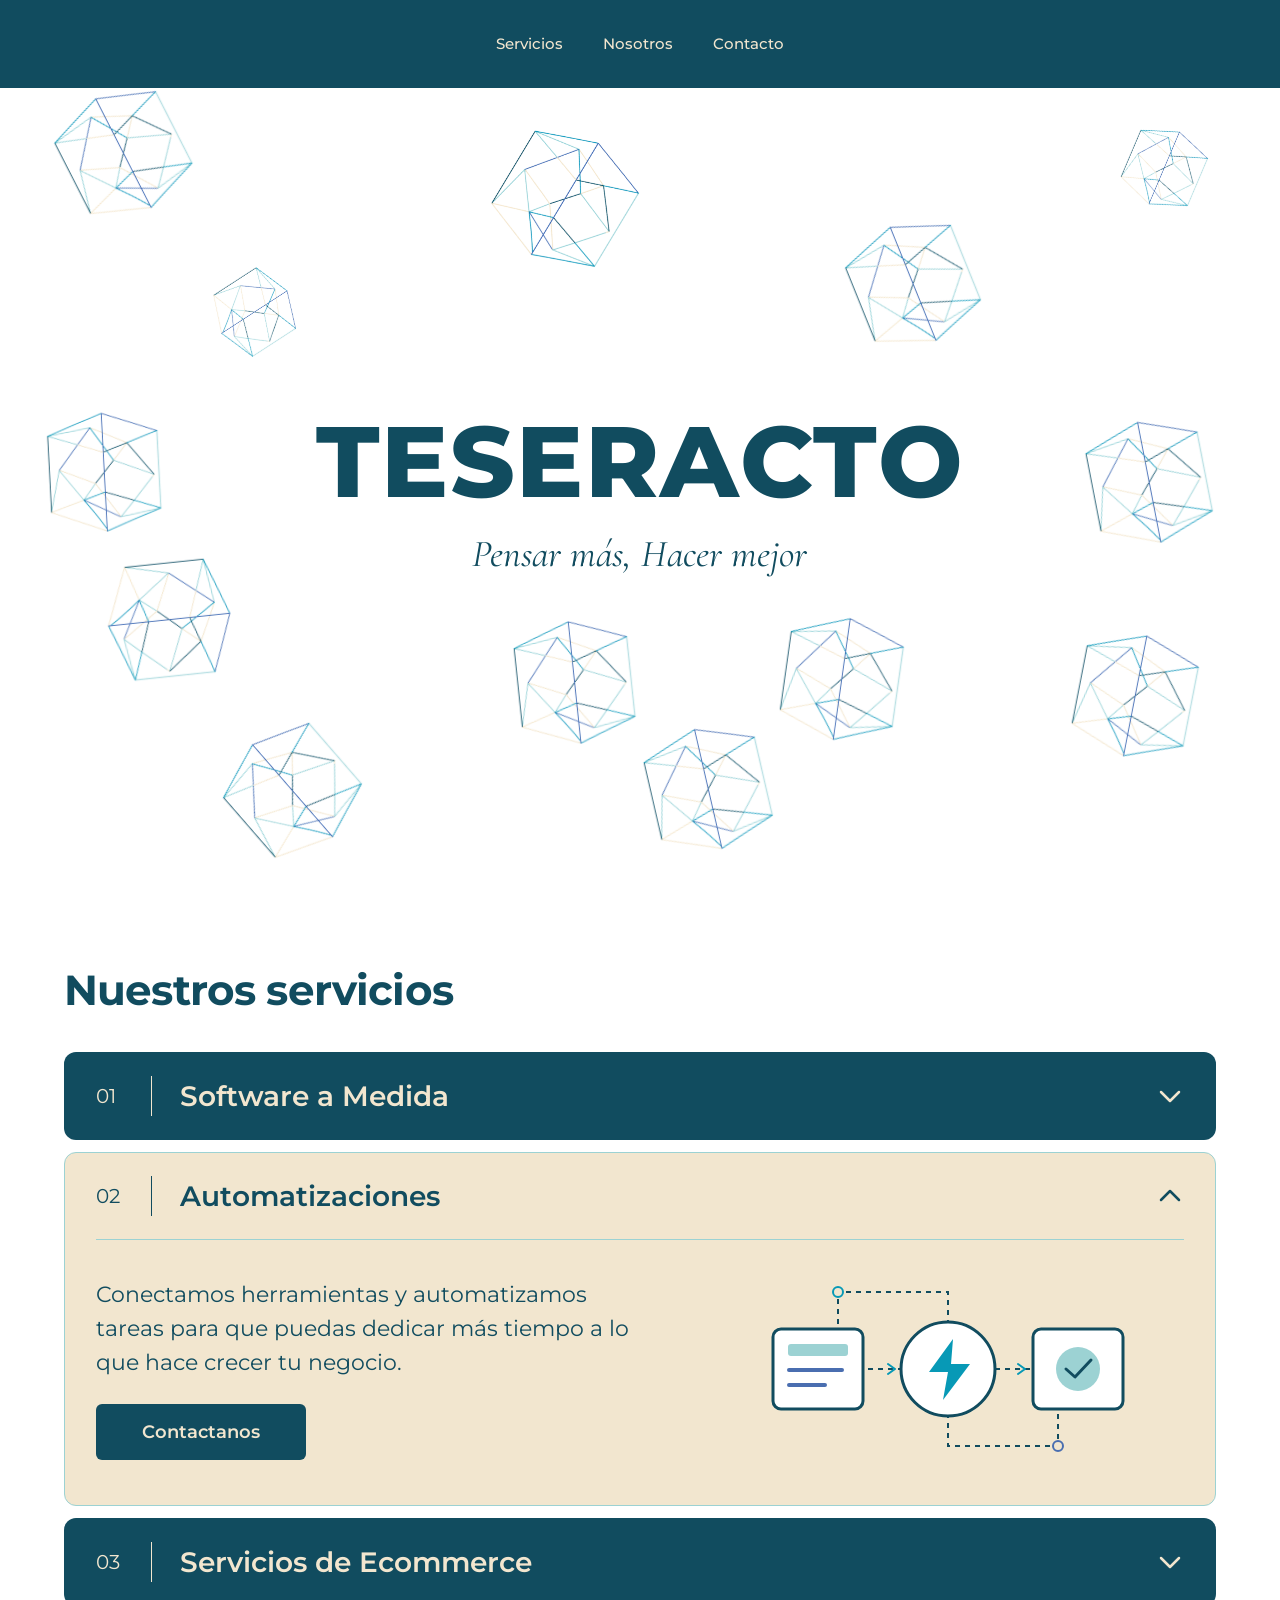
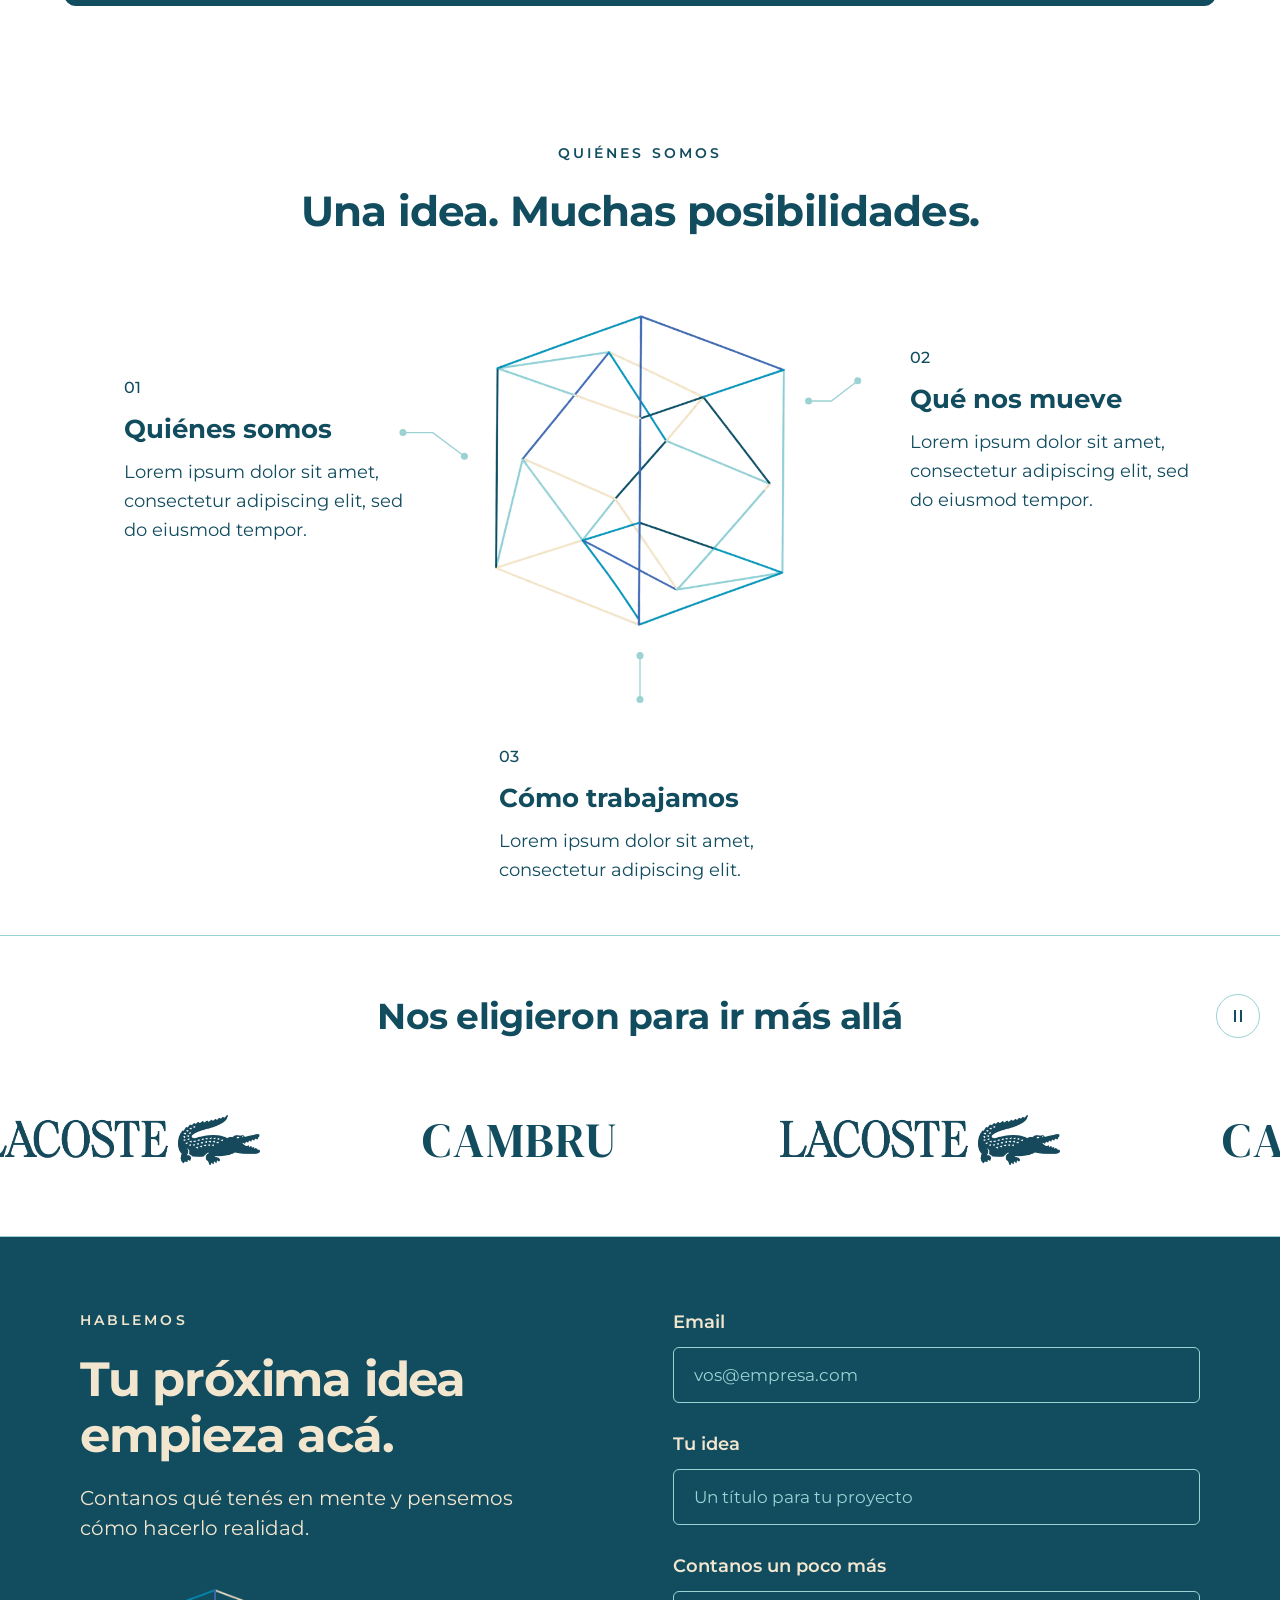
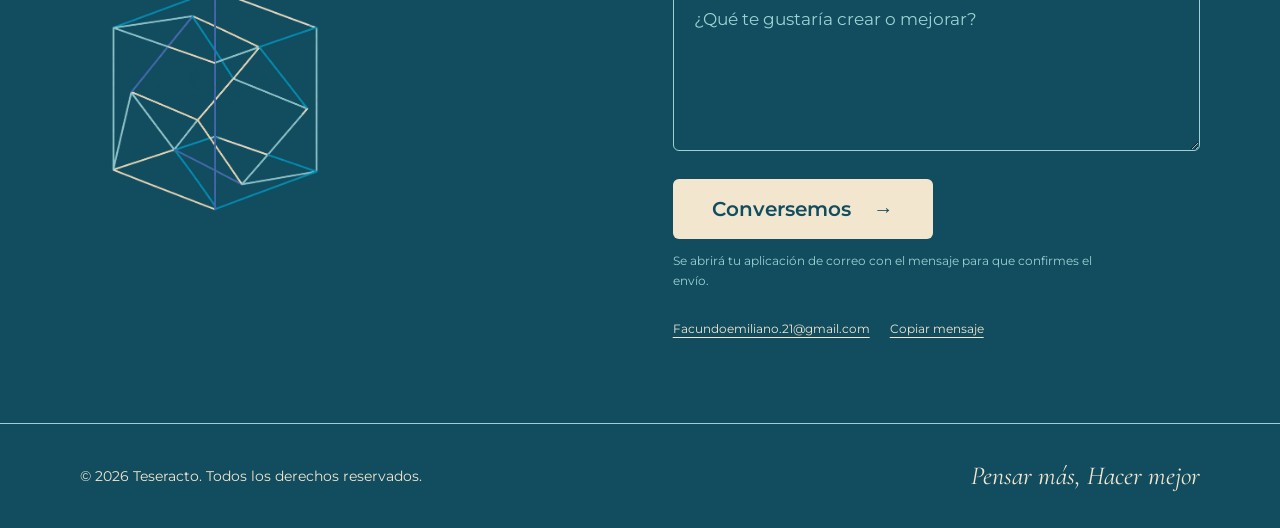
<file: index.html>
<!doctype html>
<html lang="es-AR">
	<head>
		<meta charset="UTF-8" />
		<meta name="viewport" content="width=device-width, initial-scale=1" />
		<meta name="theme-color" content="#114C5F" />
		<meta
			name="description"
			content="Software a medida, automatizaciones y ecommerce. En Teseracto pensamos con vos cómo hacer realidad tu próxima idea."
		/>
		<title>Teseracto — Pensar más, Hacer mejor</title>
		<link
			rel="stylesheet"
			href="https://cdnjs.cloudflare.com/ajax/libs/animate.css/4.1.1/animate.min.css"
		/>
		<link
			rel="icon"
			type="image/png"
			href="./assets/branding/teseracto-logo-v3.png"
		/>
		<link rel="stylesheet" href="./assets/fonts/fonts.css" />
		<link rel="stylesheet" href="./src/style.css" />
		<script type="module" src="./src/main.js"></script>
	</head>
	<body>
		<a class="skip-link" href="#contenido">Saltar al contenido</a>
		<header class="site-header" id="inicio">
			<nav class="navigation page-width" aria-label="Navegación principal">
				<a class="nav-brand" href="#inicio" aria-label="Teseracto, inicio"
					>TESERACTO</a
				>
				<button
					class="menu-toggle"
					type="button"
					aria-expanded="false"
					aria-controls="nav-links"
					aria-label="Abrir menú"
					hidden
				>
					<svg
						width="24"
						height="24"
						viewBox="0 0 24 24"
						fill="none"
						aria-hidden="true"
					>
						<path
							d="M3 6H21M3 12H21M3 18H21"
							stroke="currentColor"
							stroke-width="1.7"
							stroke-linecap="round"
						/>
					</svg>
					<svg
						class="menu-close-icon"
						width="24"
						height="24"
						viewBox="0 0 24 24"
						fill="none"
						aria-hidden="true"
					>
						<path
							d="M5 5L19 19M19 5L5 19"
							stroke="currentColor"
							stroke-width="1.7"
							stroke-linecap="round"
						/>
					</svg>
				</button>
				<ul class="nav-links" id="nav-links">
					<li><a href="#servicios">Servicios</a></li>
					<li><a href="#nosotros">Nosotros</a></li>
					<li><a href="#contacto">Contacto</a></li>
				</ul>
			</nav>
		</header>
		<main id="contenido" tabindex="-1">
			<section class="hero page-width" aria-labelledby="hero-title">
				<div class="hero-shapes" aria-hidden="true">
					<img
						class="hero-cube c1 animate__animated animate__fadeIn"
						src="./assets/branding/teseracto-logo-v3.png"
						width="1280"
						height="1280"
						alt=""
						data-depth="0.6"
					/>
					<img
						class="hero-cube c2 animate__animated animate__fadeIn"
						src="./assets/branding/teseracto-logo-v3.png"
						width="1280"
						height="1280"
						alt=""
						data-depth="-0.4"
					/>
					<img
						class="hero-cube c3 animate__animated animate__fadeIn"
						src="./assets/branding/teseracto-logo-v3.png"
						width="1280"
						height="1280"
						alt=""
						data-depth="0.8"
					/>
					<img
						class="hero-cube c4 animate__animated animate__fadeIn"
						src="./assets/branding/teseracto-logo-v3.png"
						width="1280"
						height="1280"
						alt=""
						data-depth="-0.6"
					/>
					<img
						class="hero-cube c5 animate__animated animate__fadeIn"
						src="./assets/branding/teseracto-logo-v3.png"
						width="1280"
						height="1280"
						alt=""
						data-depth="0.5"
					/>
					<img
						class="hero-cube c6 animate__animated animate__fadeIn"
						src="./assets/branding/teseracto-logo-v3.png"
						width="1280"
						height="1280"
						alt=""
						data-depth="-0.8"
					/>
					<img
						class="hero-cube c7 animate__animated animate__fadeIn"
						src="./assets/branding/teseracto-logo-v3.png"
						width="1280"
						height="1280"
						alt=""
						data-depth="0.4"
					/>
					<img
						class="hero-cube c8 animate__animated animate__fadeIn"
						src="./assets/branding/teseracto-logo-v3.png"
						width="1280"
						height="1280"
						alt=""
						data-depth="-0.4"
					/>
					<img
						class="hero-cube c9 animate__animated animate__fadeIn"
						src="./assets/branding/teseracto-logo-v3.png"
						width="1280"
						height="1280"
						alt=""
						data-depth="0.8"
					/>
					<img
						class="hero-cube c10 animate__animated animate__fadeIn"
						src="./assets/branding/teseracto-logo-v3.png"
						width="1280"
						height="1280"
						alt=""
						data-depth="-0.5"
					/>
					<img
						class="hero-cube c11 animate__animated animate__fadeIn"
						src="./assets/branding/teseracto-logo-v3.png"
						width="1280"
						height="1280"
						alt=""
						data-depth="0.7"
					/>
					<img
						class="hero-cube c12 animate__animated animate__fadeIn"
						src="./assets/branding/teseracto-logo-v3.png"
						width="1280"
						height="1280"
						alt=""
						data-depth="-0.6"
					/>
					<img
						class="hero-cube c13 animate__animated animate__fadeIn"
						src="./assets/branding/teseracto-logo-v3.png"
						width="1280"
						height="1280"
						alt=""
						data-depth="0.3"
					/>
				</div>
				<div class="hero-identity">
					<h1 id="hero-title" class="animate__animated animate__fadeInDown">TESERACTO</h1>
					<p class="animate__animated animate__fadeInUp motto">Pensar más, Hacer mejor</p>
				</div>
			</section>
			<section
				class="services page-width section-gutter"
				id="servicios"
				aria-labelledby="services-title"
				tabindex="-1"
			>
				<h2 id="services-title">Nuestros servicios</h2>
				<div class="accordion">
					<details class="service" name="servicios" id="software">
						<summary id="software-heading" aria-controls="software-panel">
							<span class="service-number">01</span
							><span class="service-label">Software a Medida</span
							><svg
								class="chevron"
								width="28"
								height="28"
								viewBox="0 0 28 28"
								fill="none"
								aria-hidden="true"
							>
								<path
									d="M5 10L14 19L23 10"
									stroke="currentColor"
									stroke-width="2.5"
									stroke-linecap="round"
									stroke-linejoin="round"
								/>
							</svg>
						</summary>
						<div
							class="service-panel"
							id="software-panel"
							role="region"
							aria-labelledby="software-heading"
						>
							<div class="service-content">
								<p>
									Desarrollamos soluciones digitales adaptadas a tu negocio,
									para simplificar procesos y acompañar tu crecimiento.
								</p>
								<a class="button" href="#contacto">Contactanos</a>
							</div>
							<img
								class="service-art"
								src="./assets/illustrations/software.svg"
								width="420"
								height="210"
								loading="lazy"
								alt=""
								aria-hidden="true"
							/>
						</div>
					</details>
					<details class="service" name="servicios" id="automatizaciones">
						<summary id="automation-heading" aria-controls="automation-panel">
							<span class="service-number">02</span
							><span class="service-label">Automatizaciones</span
							><svg
								class="chevron"
								width="28"
								height="28"
								viewBox="0 0 28 28"
								fill="none"
								aria-hidden="true"
							>
								<path
									d="M5 10L14 19L23 10"
									stroke="currentColor"
									stroke-width="2.5"
									stroke-linecap="round"
									stroke-linejoin="round"
								/>
							</svg>
						</summary>
						<div
							class="service-panel"
							id="automation-panel"
							role="region"
							aria-labelledby="automation-heading"
						>
							<div class="service-content">
								<p>
									Conectamos herramientas y automatizamos tareas para que puedas
									dedicar más tiempo a lo que hace crecer tu negocio.
								</p>
								<a class="button" href="#contacto">Contactanos</a>
							</div>
							<img
								class="service-art"
								src="./assets/illustrations/automation.svg"
								width="420"
								height="210"
								loading="lazy"
								alt=""
								aria-hidden="true"
							/>
						</div>
					</details>
					<details class="service" name="servicios" id="ecommerce">
						<summary id="ecommerce-heading" aria-controls="ecommerce-panel">
							<span class="service-number">03</span
							><span class="service-label">Servicios de Ecommerce</span
							><svg
								class="chevron"
								width="28"
								height="28"
								viewBox="0 0 28 28"
								fill="none"
								aria-hidden="true"
							>
								<path
									d="M5 10L14 19L23 10"
									stroke="currentColor"
									stroke-width="2.5"
									stroke-linecap="round"
									stroke-linejoin="round"
								/>
							</svg>
						</summary>
						<div
							class="service-panel"
							id="ecommerce-panel"
							role="region"
							aria-labelledby="ecommerce-heading"
						>
							<div class="service-content">
								<p>
									Creamos y mejoramos tu tienda online para que comprar sea
									simple y vender sea parte de tu crecimiento.
								</p>
								<a class="button" href="#contacto">Contactanos</a>
							</div>
							<img
								class="service-art"
								src="./assets/illustrations/ecommerce.svg"
								width="420"
								height="210"
								loading="lazy"
								alt=""
								aria-hidden="true"
							/>
						</div>
					</details>
				</div>
			</section>
			<section
				class="about page-width section-gutter"
				id="nosotros"
				aria-labelledby="about-title"
				tabindex="-1"
			>
				<p class="eyebrow">QUIÉNES SOMOS</p>
				<h2 id="about-title">Una idea. Muchas posibilidades.</h2>
				<div class="about-diagram">
					<img
						class="about-cube"
						src="./assets/branding/teseracto-logo-v3.png"
						width="1280"
						height="1280"
						alt=""
						loading="lazy"
						aria-hidden="true"
					/>
					<div class="stories">
						<article class="story story-one">
							<span class="story-number">01</span>
							<h3>Quiénes somos</h3>
							<p>
								Lorem ipsum dolor sit amet, consectetur adipiscing elit, sed do
								eiusmod tempor.
							</p>
						</article>
						<article class="story story-two">
							<span class="story-number">02</span>
							<h3>Qué nos mueve</h3>
							<p>
								Lorem ipsum dolor sit amet, consectetur adipiscing elit, sed do
								eiusmod tempor.
							</p>
						</article>
						<article class="story story-three">
							<span class="story-number">03</span>
							<h3>Cómo trabajamos</h3>
							<p>Lorem ipsum dolor sit amet, consectetur adipiscing elit.</p>
						</article>
					</div>
					<svg
						class="about-connections"
						viewBox="0 0 1312 610"
						fill="none"
						aria-hidden="true"
					>
						<path
							d="M386 136H420L456 163M848 100H874L904 77M656 390V440"
							stroke="#9CD2D3"
							stroke-width="1.5"
						/>
						<g fill="#9CD2D3">
							<circle cx="386" cy="136" r="4" />
							<circle cx="456" cy="163" r="4" />
							<circle cx="848" cy="100" r="4" />
							<circle cx="904" cy="77" r="4" />
							<circle cx="656" cy="390" r="4" />
							<circle cx="656" cy="440" r="4" />
						</g>
					</svg>
				</div>
			</section>
			<section class="brands" aria-labelledby="brands-title">
				<div class="page-width brands-inner">
					<h2 id="brands-title">Nos eligieron para ir más allá</h2>
					<button
						class="marquee-toggle"
						type="button"
						aria-label="Pausar movimiento de las marcas"
						aria-pressed="false"
						hidden
					>
						<svg
							width="18"
							height="18"
							viewBox="0 0 18 18"
							fill="none"
							aria-hidden="true"
						>
							<path
								class="pause-symbol"
								d="M6 3V15M12 3V15"
								stroke="currentColor"
								stroke-width="2"
							/>
							<path
								class="play-symbol"
								d="M5 3L14 9L5 15Z"
								fill="currentColor"
							/>
						</svg>
					</button>
					<div class="brand-window">
						<div class="brand-track">
							<div class="brand-group">
								<span class="brand-slot"
									><img
										class="lacoste"
										src="./assets/branding/lacoste-original.png"
										width="300"
										height="80"
										alt="Lacoste"
										loading="lazy" /></span
								><span class="brand-slot cambru">CAMBRU</span
								><span class="brand-slot" aria-hidden="true"
									><img
										class="lacoste"
										src="./assets/branding/lacoste-original.png"
										width="300"
										height="80"
										alt=""
										loading="lazy" /></span
								><span class="brand-slot cambru" aria-hidden="true"
									>CAMBRU</span
								>
							</div>
							<div class="brand-group" aria-hidden="true">
								<span class="brand-slot"
									><img
										class="lacoste"
										src="./assets/branding/lacoste-original.png"
										width="300"
										height="80"
										alt=""
										loading="lazy" /></span
								><span class="brand-slot cambru">CAMBRU</span
								><span class="brand-slot"
									><img
										class="lacoste"
										src="./assets/branding/lacoste-original.png"
										width="300"
										height="80"
										alt=""
										loading="lazy" /></span
								><span class="brand-slot cambru">CAMBRU</span>
							</div>
						</div>
					</div>
				</div>
			</section>
			<section
				class="contact"
				id="contacto"
				aria-labelledby="contact-title"
				tabindex="-1"
			>
				<div class="contact-inner page-width">
					<div class="contact-intro">
						<p class="eyebrow">HABLEMOS</p>
						<h2 id="contact-title">Tu próxima idea<br />empieza acá.</h2>
						<p class="contact-description">
							Contanos qué tenés en mente y pensemos cómo hacerlo realidad.
						</p>
						<img
							class="contact-cube"
							src="./assets/branding/teseracto-logo-dark-background-v1.png"
							width="1280"
							height="1280"
							loading="lazy"
							alt=""
							aria-hidden="true"
						/>
					</div>
					<form id="contact-form" aria-describedby="contact-help">
						<div class="form-field">
							<label for="email">Email</label
							><input
								id="email"
								name="email"
								type="email"
								autocomplete="email"
								placeholder="vos@empresa.com"
								required
								maxlength="254"
								aria-describedby="email-error"
							/>
							<p class="field-error" id="email-error" hidden></p>
						</div>
						<div class="form-field">
							<label for="idea">Tu idea</label
							><input
								id="idea"
								name="idea"
								type="text"
								placeholder="Un título para tu proyecto"
								required
								maxlength="120"
								aria-describedby="idea-error"
							/>
							<p class="field-error" id="idea-error" hidden></p>
						</div>
						<div class="form-field">
							<label for="message">Contanos un poco más</label
							><textarea
								id="message"
								name="message"
								placeholder="¿Qué te gustaría crear o mejorar?"
								required
								maxlength="1500"
								rows="5"
								aria-describedby="message-error"
							></textarea>
							<p class="field-error" id="message-error" hidden></p>
						</div>
						<div class="form-actions">
							<button class="button contact-submit" type="submit" disabled>
								Conversemos <span aria-hidden="true">→</span>
							</button>
							<p class="form-help" id="contact-help">
								Se abrirá tu aplicación de correo con el mensaje para que
								confirmes el envío.
							</p>
						</div>
						<p
							class="form-status"
							id="form-status"
							role="status"
							aria-live="polite"
							aria-atomic="true"
						></p>
						<div class="contact-alternative">
							<a href="mailto:Facundoemiliano.21@gmail.com"
								>Facundoemiliano.21@gmail.com</a
							><button
								id="copy-message"
								class="text-button"
								type="button"
								hidden
							>
								Copiar mensaje
							</button>
						</div>
						<noscript
							><p>
								Para escribirnos, usá el enlace de correo de arriba. El
								formulario necesita JavaScript.
							</p></noscript
						>
					</form>
				</div>
			</section>
		</main>
		<footer class="site-footer">
			<div class="footer-inner page-width">
				<p class="copyright">
					© <span id="year">2026</span> Teseracto.
					<span>Todos los derechos reservados.</span>
				</p>
				<p class="motto">Pensar más, Hacer mejor</p>
			</div>
		</footer>
	</body>
</html>
</file>
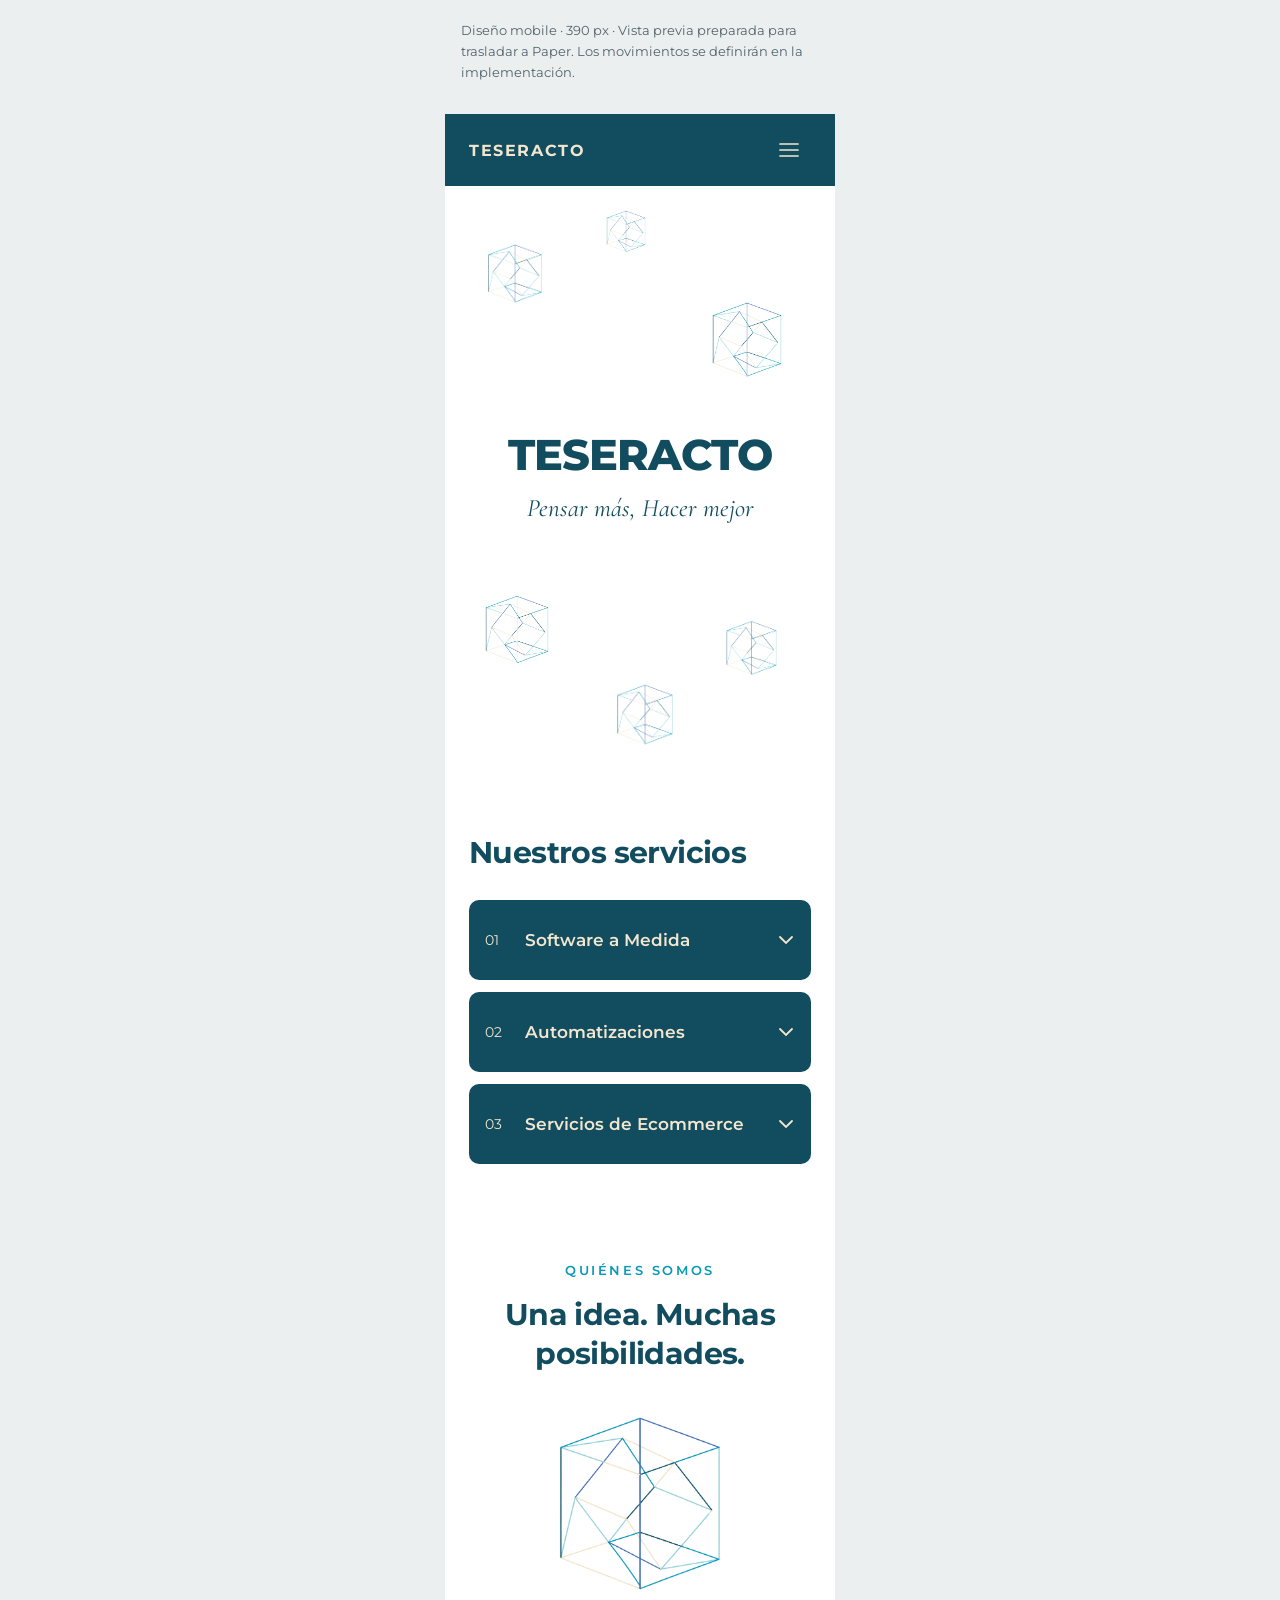
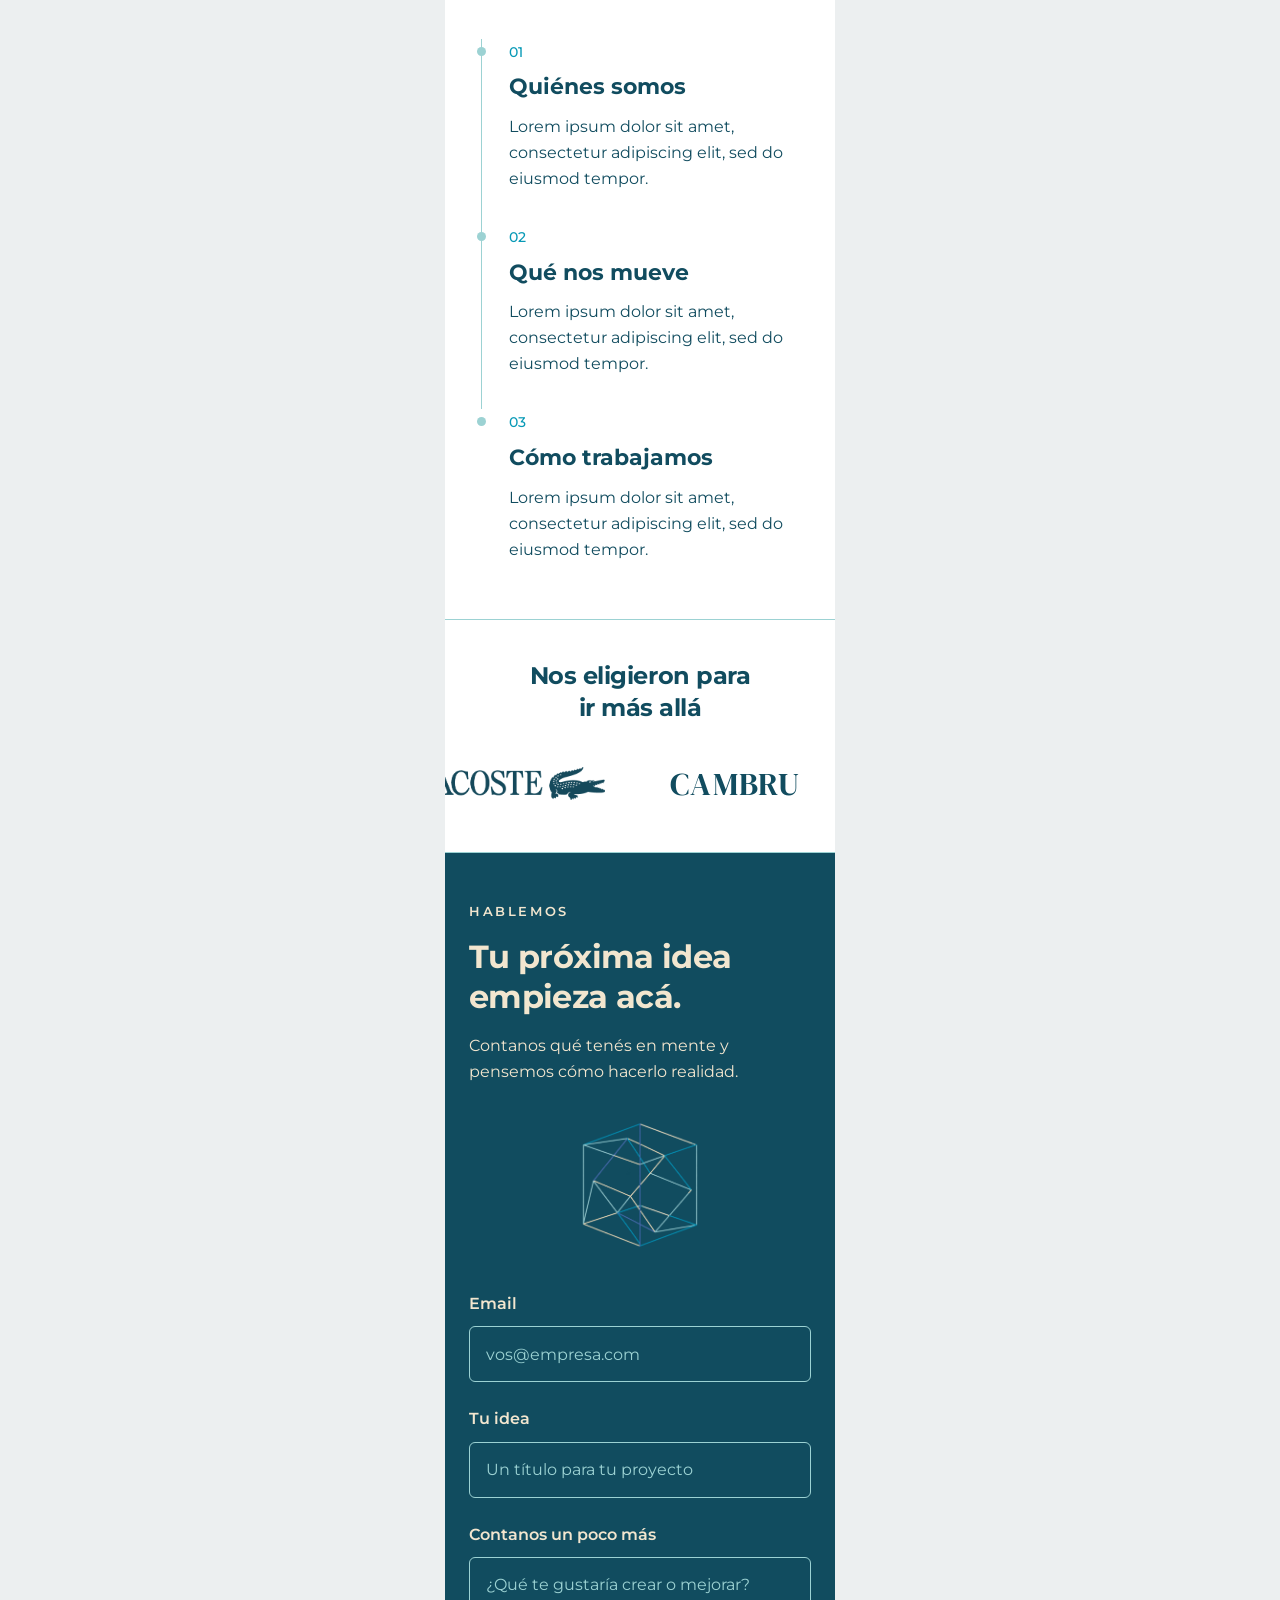
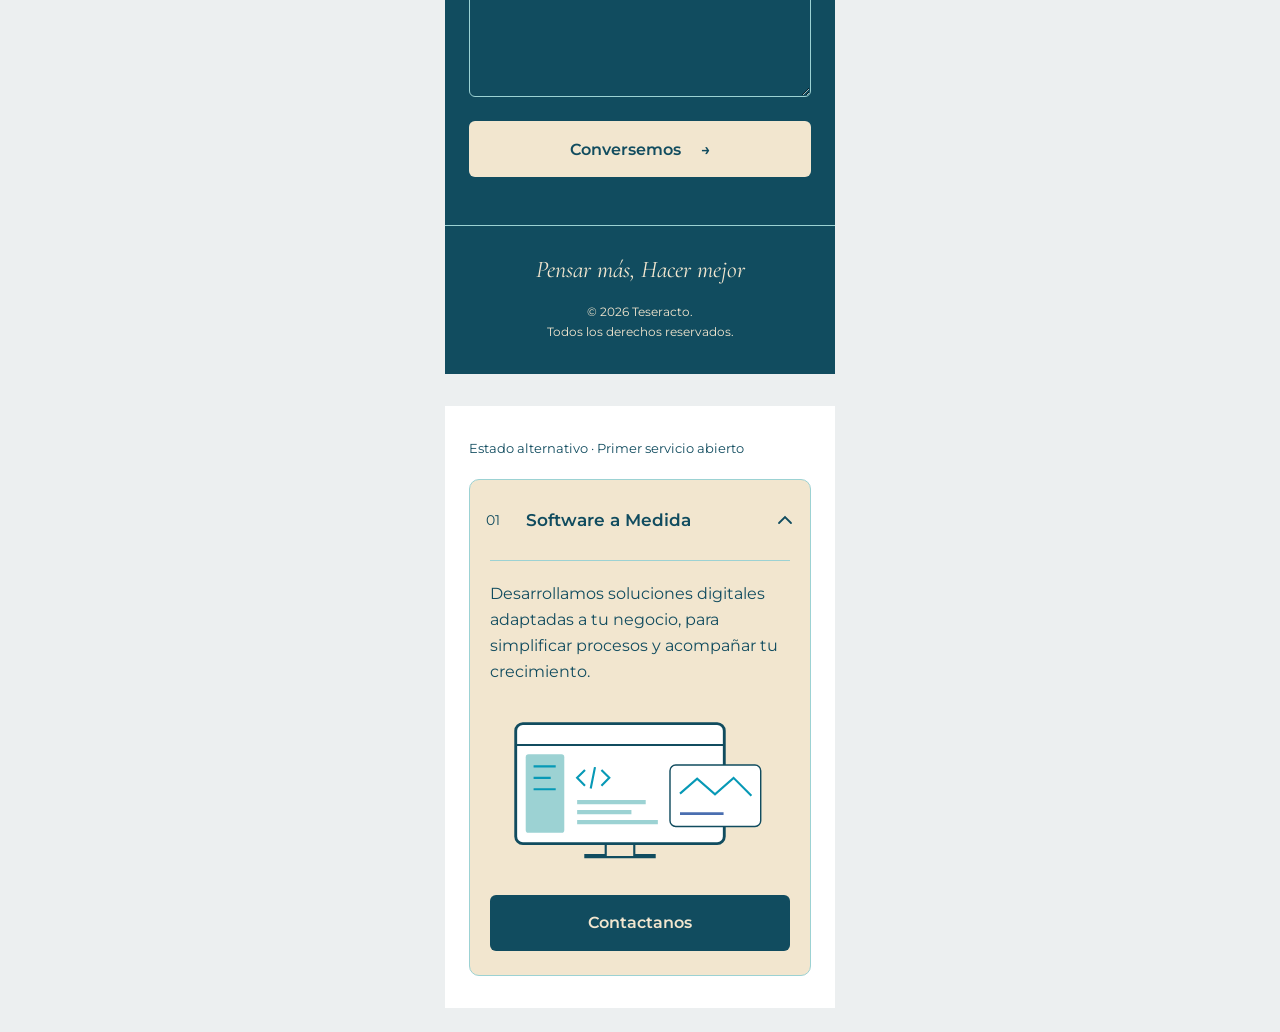
<file: design/mobile-preview.html>
<!doctype html>
<html lang="es">
<meta charset="utf-8"><meta name="viewport" content="width=device-width, initial-scale=1">
<title>Teseracto · Diseño mobile</title>
<link rel="preconnect" href="https://fonts.googleapis.com">
<link href="https://fonts.googleapis.com/css2?family=Montserrat:wght@400;500;600;700;800&family=Cormorant+Garamond:ital@1&family=DM+Serif+Display&display=swap" rel="stylesheet">
<style>
:root{--ink:#114c5f;--cream:#f2e6cf;--cyan:#9cd2d3;--accent:#0799b6}*{box-sizing:border-box}body{margin:0;background:#eceff0;color:var(--ink);font:16px/1.6 Montserrat,Arial,sans-serif}main{width:390px;max-width:100%;margin:32px auto;background:white;overflow:hidden}h1,h2,h3,p{margin:0}h2{font-size:30px;line-height:1.27;letter-spacing:-.02em}h3{font-size:22px;line-height:1.35}button,input,textarea,summary{font:inherit}button{cursor:pointer}nav{height:72px;background:var(--ink);color:var(--cream);display:flex;align-items:center;justify-content:space-between;padding:0 24px}nav strong{font-size:16px;letter-spacing:.1em}nav button{border:0;background:none;color:inherit;width:44px;height:44px;display:grid;place-items:center}.hero{height:600px;position:relative}.identity{position:absolute;top:242px;left:20px;width:calc(100% - 40px);text-align:center}.identity h1{font-size:43px;line-height:54px;letter-spacing:-.025em;font-weight:800}.motto{font:italic 25px/32px 'Cormorant Garamond',Georgia,serif}.identity .motto{margin-top:10px}.cube{object-fit:contain}.hero .cube{position:absolute}.hero .c1{left:9%;top:52px;width:70px}.hero .c2{right:11%;top:108px;width:90px}.hero .c3{left:40%;top:20px;width:50px}.hero .c4{left:8%;top:402px;width:82px}.hero .c5{right:13%;top:429px;width:65px}.hero .c6{left:42%;top:492px;width:72px}.services{padding:48px 24px}.services h2{margin-bottom:28px}.accordion{display:flex;flex-direction:column;gap:12px}details{border-radius:10px;background:var(--ink);color:var(--cream);overflow:hidden}summary{list-style:none;display:flex;align-items:center;gap:12px;min-height:80px;padding:16px;font-size:17px;font-weight:600;line-height:23px;cursor:pointer}summary::-webkit-details-marker{display:none}summary .number{width:28px;flex-shrink:0;font-size:14px;font-weight:400}summary .label{flex:1}summary svg{width:18px;height:18px;flex-shrink:0}details[open]{background:var(--cream);color:var(--ink);border:1px solid var(--cyan)}details[open] summary svg{transform:rotate(180deg)}.service-body{padding:0 20px 24px}.service-body p{padding-top:20px;border-top:1px solid var(--cyan);font-size:16px;line-height:26px}.service-art{width:100%;height:170px;display:block;margin:20px 0}.cta{display:flex;align-items:center;justify-content:center;gap:20px;min-height:56px;border:0;border-radius:6px;text-decoration:none;font-weight:600;background:var(--ink);color:var(--cream)}.about{padding:48px 24px 56px}.eyebrow{font-size:13px;font-weight:600;letter-spacing:.2em;line-height:20px}.about .eyebrow{color:var(--accent);text-align:center}.about h2{text-align:center;margin-top:16px}.about>.cube{display:block;width:210px;height:210px;margin:24px auto 32px}.timeline{margin-left:12px}.story{position:relative;padding:0 0 32px 27px;border-left:1px solid var(--cyan)}.story:before{content:'';position:absolute;left:-5px;top:8px;width:9px;height:9px;background:var(--cyan);border-radius:50%}.story:last-child{border-color:transparent;padding-bottom:0}.story .number{font-size:14px;color:var(--accent);font-weight:500}.story h3{margin:8px 0 12px}.story p{font-size:16px;line-height:26px}.brands{padding:40px 0;border-top:1px solid var(--cyan);border-bottom:1px solid var(--cyan);overflow:hidden}.brands h2{font-size:24px;line-height:32px;text-align:center;padding:0 24px}.logo-track{display:flex;align-items:center;width:max-content;gap:40px;margin:32px 0 0;transform:translateX(-30px);height:56px}.logo-track img{width:190px;height:48px;object-fit:contain;filter:brightness(0) saturate(100%) invert(24%) sepia(21%) saturate(1469%) hue-rotate(149deg) brightness(92%) contrast(94%)}.cambru{font:32px/48px 'DM Serif Display',Georgia,serif;letter-spacing:.04em;width:180px;text-align:center}.contact{background:var(--ink);color:var(--cream);padding:48px 24px}.contact h2{font-size:32px;line-height:40px;margin:16px 0}.contact>p{font-size:16px;line-height:26px}.contact>.cube{display:block;width:150px;height:150px;margin:24px auto 32px}form{display:flex;flex-direction:column;gap:24px}label{display:flex;flex-direction:column;gap:10px;font-size:16px;font-weight:600}input,textarea{background:transparent;border:1px solid var(--cyan);color:var(--cream);border-radius:6px;padding:15px 16px;width:100%;font-size:16px;font-weight:400;line-height:24px}input{height:56px}textarea{height:140px;resize:vertical}input::placeholder,textarea::placeholder{color:var(--cyan);opacity:1}.contact .cta{background:var(--cream);color:var(--ink);width:100%}footer{background:var(--ink);color:var(--cream);border-top:1px solid var(--cyan);padding:28px 24px 32px;text-align:center}footer .motto{font-size:24px}footer p{font-size:12px;line-height:20px;margin-top:16px}a:focus-visible,button:focus-visible,summary:focus-visible,input:focus-visible,textarea:focus-visible{outline:2px solid var(--accent);outline-offset:4px}.design-note{max-width:390px;margin:20px auto;color:#52636a;font-size:13px;padding:0 16px}.state{max-width:390px;margin:24px auto;background:white;padding:32px 24px}.state>p{font-size:13px;margin-bottom:20px}@media(max-width:420px){main{margin:0 auto}.design-note{margin-top:24px}}
</style>
<p class="design-note">Diseño mobile · 390 px · Vista previa preparada para trasladar a Paper. Los movimientos se definirán en la implementación.</p>
<main>
<nav><strong>TESERACTO</strong><button type="button" aria-label="Menú (boceto)"><svg width="24" height="24" viewBox="0 0 24 24" fill="none"><path d="M3 6H21M3 12H21M3 18H21" stroke="currentColor" stroke-width="1.7" stroke-linecap="round"/></svg></button></nav>
<section class="hero" aria-label="Teseracto">
<img class="cube c1" src="../assets/branding/teseracto-logo-v3.png" alt=""><img class="cube c2" src="../assets/branding/teseracto-logo-v3.png" alt=""><img class="cube c3" src="../assets/branding/teseracto-logo-v3.png" alt=""><img class="cube c4" src="../assets/branding/teseracto-logo-v3.png" alt=""><img class="cube c5" src="../assets/branding/teseracto-logo-v3.png" alt=""><img class="cube c6" src="../assets/branding/teseracto-logo-v3.png" alt="">
<div class="identity"><h1>TESERACTO</h1><p class="motto">Pensar más, Hacer mejor</p></div></section>
<section class="services"><h2>Nuestros servicios</h2><div class="accordion" id="services"></div></section>
<section class="about"><p class="eyebrow">QUIÉNES SOMOS</p><h2>Una idea. Muchas<br>posibilidades.</h2><img class="cube" src="../assets/branding/teseracto-logo-v3.png" alt="Teseracto"><div class="timeline">
<article class="story"><span class="number">01</span><h3>Quiénes somos</h3><p>Lorem ipsum dolor sit amet, consectetur adipiscing elit, sed do eiusmod tempor.</p></article>
<article class="story"><span class="number">02</span><h3>Qué nos mueve</h3><p>Lorem ipsum dolor sit amet, consectetur adipiscing elit, sed do eiusmod tempor.</p></article>
<article class="story"><span class="number">03</span><h3>Cómo trabajamos</h3><p>Lorem ipsum dolor sit amet, consectetur adipiscing elit, sed do eiusmod tempor.</p></article>
</div></section>
<section class="brands"><h2>Nos eligieron para<br>ir más allá</h2><div class="logo-track"><img src="../assets/branding/lacoste-original.png" alt="Lacoste"><span class="cambru">CAMBRU</span><img src="../assets/branding/lacoste-original.png" alt="Lacoste"><span class="cambru">CAMBRU</span></div></section>
<section class="contact" id="contact"><div class="eyebrow">HABLEMOS</div><h2>Tu próxima idea<br>empieza acá.</h2><p>Contanos qué tenés en mente y pensemos cómo hacerlo realidad.</p><img class="cube" src="../assets/branding/teseracto-logo-dark-background-v1.png" alt="Teseracto">
<form><label>Email<input type="email" placeholder="vos@empresa.com"></label><label>Tu idea<input placeholder="Un título para tu proyecto"></label><label>Contanos un poco más<textarea placeholder="¿Qué te gustaría crear o mejorar?"></textarea></label><button class="cta" type="button">Conversemos <span aria-hidden="true">→</span></button></form></section>
<footer><div class="motto">Pensar más, Hacer mejor</div><p>© 2026 Teseracto.<br>Todos los derechos reservados.</p></footer></main>
<aside class="state"><p>Estado alternativo · Primer servicio abierto</p><div id="open-state"></div></aside>
<script>
const labels=['Software a Medida','Automatizaciones','Servicios de Ecommerce'];
const descriptions=['Desarrollamos soluciones digitales adaptadas a tu negocio, para simplificar procesos y acompañar tu crecimiento.','Conectamos herramientas y automatizamos tareas para que puedas dedicar más tiempo a lo que hace crecer tu negocio.','Creamos y mejoramos tu tienda online para que comprar sea simple y vender sea parte de tu crecimiento.'];
const illustration='<svg class="service-art" viewBox="0 0 420 210" fill="none" aria-hidden="true"><rect x="36" y="12" width="292" height="168" rx="10" fill="white" stroke="#114C5F" stroke-width="4"/><path d="M36 42H328M162 180V196H132M202 180V196H232M132 199H232" stroke="#114C5F" stroke-width="3"/><rect x="50" y="55" width="54" height="110" rx="4" fill="#9CD2D3"/><path d="M61 72H92M61 88H85M61 104H92M133 77L122 88L133 99M156 77L167 88L156 99M147 73L141 103" stroke="#0799B6" stroke-width="3"/><path d="M122 122H218M122 136H198M122 150H235" stroke="#9CD2D3" stroke-width="6"/><rect x="252" y="70" width="127" height="86" rx="8" fill="white" stroke="#114C5F" stroke-width="2"/><path d="M266 110L290 89L315 111L341 88L366 113" stroke="#0799B6" stroke-width="3"/><path d="M266 138H327" stroke="#4A6EB0" stroke-width="4"/></svg>';
function service(i,open=false){return `<details name="${open?'preview':'services'}" ${open?'open':''}><summary><span class="number">0${i+1}</span><span class="label">${labels[i]}</span><svg viewBox="0 0 18 18" fill="none" aria-hidden="true"><path d="M3 6L9 12L15 6" stroke="currentColor" stroke-width="1.8" stroke-linecap="round"/></svg></summary><div class="service-body"><p>${descriptions[i]}</p>${illustration}<a class="cta" href="#contact">Contactanos</a></div></details>`}
document.querySelector('#services').innerHTML=labels.map((_,i)=>service(i)).join('');document.querySelector('#open-state').innerHTML=service(0,true);
</script>
</html>
</file>
<file: assets/fonts/fonts.css>
/* cyrillic-ext */
@font-face {
  font-family: 'Cormorant Garamond';
  font-style: italic;
  font-weight: 400;
  font-display: swap;
  src: url(./co3smX5slCNuHLi8bLeY9MK7whWMhyjYrGFEsdtdc62E6zd58jD-hdM8Efs.woff2) format('woff2');
  unicode-range: U+0460-052F, U+1C80-1C8A, U+20B4, U+2DE0-2DFF, U+A640-A69F, U+FE2E-FE2F;
}
/* cyrillic */
@font-face {
  font-family: 'Cormorant Garamond';
  font-style: italic;
  font-weight: 400;
  font-display: swap;
  src: url(./co3smX5slCNuHLi8bLeY9MK7whWMhyjYrGFEsdtdc62E6zd58jD-jNM8Efs.woff2) format('woff2');
  unicode-range: U+0301, U+0400-045F, U+0490-0491, U+04B0-04B1, U+2116;
}
/* vietnamese */
@font-face {
  font-family: 'Cormorant Garamond';
  font-style: italic;
  font-weight: 400;
  font-display: swap;
  src: url(./co3smX5slCNuHLi8bLeY9MK7whWMhyjYrGFEsdtdc62E6zd58jD-h9M8Efs.woff2) format('woff2');
  unicode-range: U+0102-0103, U+0110-0111, U+0128-0129, U+0168-0169, U+01A0-01A1, U+01AF-01B0, U+0300-0301, U+0303-0304, U+0308-0309, U+0323, U+0329, U+1EA0-1EF9, U+20AB;
}
/* latin-ext */
@font-face {
  font-family: 'Cormorant Garamond';
  font-style: italic;
  font-weight: 400;
  font-display: swap;
  src: url(./co3smX5slCNuHLi8bLeY9MK7whWMhyjYrGFEsdtdc62E6zd58jD-htM8Efs.woff2) format('woff2');
  unicode-range: U+0100-02BA, U+02BD-02C5, U+02C7-02CC, U+02CE-02D7, U+02DD-02FF, U+0304, U+0308, U+0329, U+1D00-1DBF, U+1E00-1E9F, U+1EF2-1EFF, U+2020, U+20A0-20AB, U+20AD-20C4, U+2113, U+2C60-2C7F, U+A720-A7FF;
}
/* latin */
@font-face {
  font-family: 'Cormorant Garamond';
  font-style: italic;
  font-weight: 400;
  font-display: swap;
  src: url(./co3smX5slCNuHLi8bLeY9MK7whWMhyjYrGFEsdtdc62E6zd58jD-iNM8.woff2) format('woff2');
  unicode-range: U+0000-00FF, U+0131, U+0152-0153, U+02BB-02BC, U+02C6, U+02DA, U+02DC, U+0304, U+0308, U+0329, U+2000-206F, U+20AC, U+2122, U+2191, U+2193, U+2212, U+2215, U+FEFF, U+FFFD;
}
/* latin-ext */
@font-face {
  font-family: 'DM Serif Display';
  font-style: normal;
  font-weight: 400;
  font-display: swap;
  src: url(./-nFnOHM81r4j6k0gjAW3mujVU2B2G_5x0ujy.woff2) format('woff2');
  unicode-range: U+0100-02BA, U+02BD-02C5, U+02C7-02CC, U+02CE-02D7, U+02DD-02FF, U+0304, U+0308, U+0329, U+1D00-1DBF, U+1E00-1E9F, U+1EF2-1EFF, U+2020, U+20A0-20AB, U+20AD-20C4, U+2113, U+2C60-2C7F, U+A720-A7FF;
}
/* latin */
@font-face {
  font-family: 'DM Serif Display';
  font-style: normal;
  font-weight: 400;
  font-display: swap;
  src: url(./-nFnOHM81r4j6k0gjAW3mujVU2B2G_Bx0g.woff2) format('woff2');
  unicode-range: U+0000-00FF, U+0131, U+0152-0153, U+02BB-02BC, U+02C6, U+02DA, U+02DC, U+0304, U+0308, U+0329, U+2000-206F, U+20AC, U+2122, U+2191, U+2193, U+2212, U+2215, U+FEFF, U+FFFD;
}
/* cyrillic-ext */
@font-face {
  font-family: 'Montserrat';
  font-style: normal;
  font-weight: 400;
  font-display: swap;
  src: url(./JTUSjIg1_i6t8kCHKm459WRhyzbi.woff2) format('woff2');
  unicode-range: U+0460-052F, U+1C80-1C8A, U+20B4, U+2DE0-2DFF, U+A640-A69F, U+FE2E-FE2F;
}
/* cyrillic */
@font-face {
  font-family: 'Montserrat';
  font-style: normal;
  font-weight: 400;
  font-display: swap;
  src: url(./JTUSjIg1_i6t8kCHKm459W1hyzbi.woff2) format('woff2');
  unicode-range: U+0301, U+0400-045F, U+0490-0491, U+04B0-04B1, U+2116;
}
/* vietnamese */
@font-face {
  font-family: 'Montserrat';
  font-style: normal;
  font-weight: 400;
  font-display: swap;
  src: url(./JTUSjIg1_i6t8kCHKm459WZhyzbi.woff2) format('woff2');
  unicode-range: U+0102-0103, U+0110-0111, U+0128-0129, U+0168-0169, U+01A0-01A1, U+01AF-01B0, U+0300-0301, U+0303-0304, U+0308-0309, U+0323, U+0329, U+1EA0-1EF9, U+20AB;
}
/* latin-ext */
@font-face {
  font-family: 'Montserrat';
  font-style: normal;
  font-weight: 400;
  font-display: swap;
  src: url(./JTUSjIg1_i6t8kCHKm459Wdhyzbi.woff2) format('woff2');
  unicode-range: U+0100-02BA, U+02BD-02C5, U+02C7-02CC, U+02CE-02D7, U+02DD-02FF, U+0304, U+0308, U+0329, U+1D00-1DBF, U+1E00-1E9F, U+1EF2-1EFF, U+2020, U+20A0-20AB, U+20AD-20C4, U+2113, U+2C60-2C7F, U+A720-A7FF;
}
/* latin */
@font-face {
  font-family: 'Montserrat';
  font-style: normal;
  font-weight: 400;
  font-display: swap;
  src: url(./JTUSjIg1_i6t8kCHKm459Wlhyw.woff2) format('woff2');
  unicode-range: U+0000-00FF, U+0131, U+0152-0153, U+02BB-02BC, U+02C6, U+02DA, U+02DC, U+0304, U+0308, U+0329, U+2000-206F, U+20AC, U+2122, U+2191, U+2193, U+2212, U+2215, U+FEFF, U+FFFD;
}
/* cyrillic-ext */
@font-face {
  font-family: 'Montserrat';
  font-style: normal;
  font-weight: 500;
  font-display: swap;
  src: url(./JTUSjIg1_i6t8kCHKm459WRhyzbi.woff2) format('woff2');
  unicode-range: U+0460-052F, U+1C80-1C8A, U+20B4, U+2DE0-2DFF, U+A640-A69F, U+FE2E-FE2F;
}
/* cyrillic */
@font-face {
  font-family: 'Montserrat';
  font-style: normal;
  font-weight: 500;
  font-display: swap;
  src: url(./JTUSjIg1_i6t8kCHKm459W1hyzbi.woff2) format('woff2');
  unicode-range: U+0301, U+0400-045F, U+0490-0491, U+04B0-04B1, U+2116;
}
/* vietnamese */
@font-face {
  font-family: 'Montserrat';
  font-style: normal;
  font-weight: 500;
  font-display: swap;
  src: url(./JTUSjIg1_i6t8kCHKm459WZhyzbi.woff2) format('woff2');
  unicode-range: U+0102-0103, U+0110-0111, U+0128-0129, U+0168-0169, U+01A0-01A1, U+01AF-01B0, U+0300-0301, U+0303-0304, U+0308-0309, U+0323, U+0329, U+1EA0-1EF9, U+20AB;
}
/* latin-ext */
@font-face {
  font-family: 'Montserrat';
  font-style: normal;
  font-weight: 500;
  font-display: swap;
  src: url(./JTUSjIg1_i6t8kCHKm459Wdhyzbi.woff2) format('woff2');
  unicode-range: U+0100-02BA, U+02BD-02C5, U+02C7-02CC, U+02CE-02D7, U+02DD-02FF, U+0304, U+0308, U+0329, U+1D00-1DBF, U+1E00-1E9F, U+1EF2-1EFF, U+2020, U+20A0-20AB, U+20AD-20C4, U+2113, U+2C60-2C7F, U+A720-A7FF;
}
/* latin */
@font-face {
  font-family: 'Montserrat';
  font-style: normal;
  font-weight: 500;
  font-display: swap;
  src: url(./JTUSjIg1_i6t8kCHKm459Wlhyw.woff2) format('woff2');
  unicode-range: U+0000-00FF, U+0131, U+0152-0153, U+02BB-02BC, U+02C6, U+02DA, U+02DC, U+0304, U+0308, U+0329, U+2000-206F, U+20AC, U+2122, U+2191, U+2193, U+2212, U+2215, U+FEFF, U+FFFD;
}
/* cyrillic-ext */
@font-face {
  font-family: 'Montserrat';
  font-style: normal;
  font-weight: 600;
  font-display: swap;
  src: url(./JTUSjIg1_i6t8kCHKm459WRhyzbi.woff2) format('woff2');
  unicode-range: U+0460-052F, U+1C80-1C8A, U+20B4, U+2DE0-2DFF, U+A640-A69F, U+FE2E-FE2F;
}
/* cyrillic */
@font-face {
  font-family: 'Montserrat';
  font-style: normal;
  font-weight: 600;
  font-display: swap;
  src: url(./JTUSjIg1_i6t8kCHKm459W1hyzbi.woff2) format('woff2');
  unicode-range: U+0301, U+0400-045F, U+0490-0491, U+04B0-04B1, U+2116;
}
/* vietnamese */
@font-face {
  font-family: 'Montserrat';
  font-style: normal;
  font-weight: 600;
  font-display: swap;
  src: url(./JTUSjIg1_i6t8kCHKm459WZhyzbi.woff2) format('woff2');
  unicode-range: U+0102-0103, U+0110-0111, U+0128-0129, U+0168-0169, U+01A0-01A1, U+01AF-01B0, U+0300-0301, U+0303-0304, U+0308-0309, U+0323, U+0329, U+1EA0-1EF9, U+20AB;
}
/* latin-ext */
@font-face {
  font-family: 'Montserrat';
  font-style: normal;
  font-weight: 600;
  font-display: swap;
  src: url(./JTUSjIg1_i6t8kCHKm459Wdhyzbi.woff2) format('woff2');
  unicode-range: U+0100-02BA, U+02BD-02C5, U+02C7-02CC, U+02CE-02D7, U+02DD-02FF, U+0304, U+0308, U+0329, U+1D00-1DBF, U+1E00-1E9F, U+1EF2-1EFF, U+2020, U+20A0-20AB, U+20AD-20C4, U+2113, U+2C60-2C7F, U+A720-A7FF;
}
/* latin */
@font-face {
  font-family: 'Montserrat';
  font-style: normal;
  font-weight: 600;
  font-display: swap;
  src: url(./JTUSjIg1_i6t8kCHKm459Wlhyw.woff2) format('woff2');
  unicode-range: U+0000-00FF, U+0131, U+0152-0153, U+02BB-02BC, U+02C6, U+02DA, U+02DC, U+0304, U+0308, U+0329, U+2000-206F, U+20AC, U+2122, U+2191, U+2193, U+2212, U+2215, U+FEFF, U+FFFD;
}
/* cyrillic-ext */
@font-face {
  font-family: 'Montserrat';
  font-style: normal;
  font-weight: 700;
  font-display: swap;
  src: url(./JTUSjIg1_i6t8kCHKm459WRhyzbi.woff2) format('woff2');
  unicode-range: U+0460-052F, U+1C80-1C8A, U+20B4, U+2DE0-2DFF, U+A640-A69F, U+FE2E-FE2F;
}
/* cyrillic */
@font-face {
  font-family: 'Montserrat';
  font-style: normal;
  font-weight: 700;
  font-display: swap;
  src: url(./JTUSjIg1_i6t8kCHKm459W1hyzbi.woff2) format('woff2');
  unicode-range: U+0301, U+0400-045F, U+0490-0491, U+04B0-04B1, U+2116;
}
/* vietnamese */
@font-face {
  font-family: 'Montserrat';
  font-style: normal;
  font-weight: 700;
  font-display: swap;
  src: url(./JTUSjIg1_i6t8kCHKm459WZhyzbi.woff2) format('woff2');
  unicode-range: U+0102-0103, U+0110-0111, U+0128-0129, U+0168-0169, U+01A0-01A1, U+01AF-01B0, U+0300-0301, U+0303-0304, U+0308-0309, U+0323, U+0329, U+1EA0-1EF9, U+20AB;
}
/* latin-ext */
@font-face {
  font-family: 'Montserrat';
  font-style: normal;
  font-weight: 700;
  font-display: swap;
  src: url(./JTUSjIg1_i6t8kCHKm459Wdhyzbi.woff2) format('woff2');
  unicode-range: U+0100-02BA, U+02BD-02C5, U+02C7-02CC, U+02CE-02D7, U+02DD-02FF, U+0304, U+0308, U+0329, U+1D00-1DBF, U+1E00-1E9F, U+1EF2-1EFF, U+2020, U+20A0-20AB, U+20AD-20C4, U+2113, U+2C60-2C7F, U+A720-A7FF;
}
/* latin */
@font-face {
  font-family: 'Montserrat';
  font-style: normal;
  font-weight: 700;
  font-display: swap;
  src: url(./JTUSjIg1_i6t8kCHKm459Wlhyw.woff2) format('woff2');
  unicode-range: U+0000-00FF, U+0131, U+0152-0153, U+02BB-02BC, U+02C6, U+02DA, U+02DC, U+0304, U+0308, U+0329, U+2000-206F, U+20AC, U+2122, U+2191, U+2193, U+2212, U+2215, U+FEFF, U+FFFD;
}
/* cyrillic-ext */
@font-face {
  font-family: 'Montserrat';
  font-style: normal;
  font-weight: 800;
  font-display: swap;
  src: url(./JTUSjIg1_i6t8kCHKm459WRhyzbi.woff2) format('woff2');
  unicode-range: U+0460-052F, U+1C80-1C8A, U+20B4, U+2DE0-2DFF, U+A640-A69F, U+FE2E-FE2F;
}
/* cyrillic */
@font-face {
  font-family: 'Montserrat';
  font-style: normal;
  font-weight: 800;
  font-display: swap;
  src: url(./JTUSjIg1_i6t8kCHKm459W1hyzbi.woff2) format('woff2');
  unicode-range: U+0301, U+0400-045F, U+0490-0491, U+04B0-04B1, U+2116;
}
/* vietnamese */
@font-face {
  font-family: 'Montserrat';
  font-style: normal;
  font-weight: 800;
  font-display: swap;
  src: url(./JTUSjIg1_i6t8kCHKm459WZhyzbi.woff2) format('woff2');
  unicode-range: U+0102-0103, U+0110-0111, U+0128-0129, U+0168-0169, U+01A0-01A1, U+01AF-01B0, U+0300-0301, U+0303-0304, U+0308-0309, U+0323, U+0329, U+1EA0-1EF9, U+20AB;
}
/* latin-ext */
@font-face {
  font-family: 'Montserrat';
  font-style: normal;
  font-weight: 800;
  font-display: swap;
  src: url(./JTUSjIg1_i6t8kCHKm459Wdhyzbi.woff2) format('woff2');
  unicode-range: U+0100-02BA, U+02BD-02C5, U+02C7-02CC, U+02CE-02D7, U+02DD-02FF, U+0304, U+0308, U+0329, U+1D00-1DBF, U+1E00-1E9F, U+1EF2-1EFF, U+2020, U+20A0-20AB, U+20AD-20C4, U+2113, U+2C60-2C7F, U+A720-A7FF;
}
/* latin */
@font-face {
  font-family: 'Montserrat';
  font-style: normal;
  font-weight: 800;
  font-display: swap;
  src: url(./JTUSjIg1_i6t8kCHKm459Wlhyw.woff2) format('woff2');
  unicode-range: U+0000-00FF, U+0131, U+0152-0153, U+02BB-02BC, U+02C6, U+02DA, U+02DC, U+0304, U+0308, U+0329, U+2000-206F, U+20AC, U+2122, U+2191, U+2193, U+2212, U+2215, U+FEFF, U+FFFD;
}
</file>
<file: src/style.css>
:root {
  --ink: #114c5f;
  --turquoise: #0799b6;
  --blue: #4a6eb0;
  --sky: #9cd2d3;
  --cream: #f2e6cf;
  --white: #fff;
  font-family: Montserrat, Arial, sans-serif;
  color: var(--ink);
  background: var(--white);
  font-synthesis: none;
  color-scheme: light;
}
* { box-sizing: border-box; }
html { scroll-behavior: smooth; }
body, h1, h2, h3, p { margin: 0; }
body { font-size: 16px; line-height: 1.625; }
button, input, textarea { font: inherit; }
button, a, summary { -webkit-tap-highlight-color: transparent; }
button, summary { cursor: pointer; }
button { color: inherit; }
a { color: inherit; }
img, svg { display: block; }
img { max-width: 100%; object-fit: contain; }
[hidden] { display: none !important; }
a:focus-visible, button:focus-visible, summary:focus-visible, input:focus-visible, textarea:focus-visible {
  outline: 3px solid var(--turquoise);
  outline-offset: 5px;
}
section:focus, main:focus { outline: none; }
section[id] { scroll-margin-top: 32px; }
.page-width { width: 100%; max-width: 1440px; margin-inline: auto; }
.section-gutter { padding-inline: 64px; }
h2 { font-size: 42px; line-height: 1.24; letter-spacing: -.02em; font-weight: 700; }
.motto { font: italic 38px/48px 'Cormorant Garamond', Georgia, serif; }
.eyebrow { font-size: 14px; line-height: 22px; letter-spacing: .22em; font-weight: 600; }
.skip-link { position: fixed; top: 12px; left: 12px; z-index: 100; padding: 12px 20px; background: var(--cream); clip-path: inset(50%); }
.skip-link:focus { clip-path: none; }

/* Desktop navigation follows the centered, unbranded composition in Paper. */
.site-header { background: var(--ink); color: var(--cream); position: relative; z-index: 10; }
.navigation { min-height: 88px; display: flex; align-items: center; justify-content: center; }
.nav-links { display: flex; gap: 40px; margin: 0; padding: 0; list-style: none; }
.nav-links a { display: inline-flex; align-items: center; min-height: 44px; font-size: 15px; font-weight: 500; text-decoration: none; text-underline-offset: 6px; }
.nav-links a:hover { text-decoration: underline; }
.nav-brand, .menu-toggle { display: none; }
.site-header :focus-visible, .contact :focus-visible, .site-footer :focus-visible { outline-color: var(--cream); }

.hero { position: relative; height: 812px; overflow: clip; isolation: isolate; }
.hero-shapes { position: absolute; inset: 0; pointer-events: none; }
.hero-identity { position: absolute; top: 310px; left: 14%; width: 72%; text-align: center; z-index: 1; }
.hero h1 { font-size: clamp(70px, 7.78vw, 112px); line-height: 128px; font-weight: 800; letter-spacing: .015em; }
.hero .motto { margin-top: 4px; }
.hero-cube { position: absolute; width: 150px; height: auto; transform: translate3d(var(--px, 0px), var(--py, 0px), 0) rotate(var(--turn, 0deg)); transform-origin: 0 0; }
.c1 { left: 42%; top: 8px; width: 160px; --turn: 31deg; }
.c2 { left: 21%; top: 152px; width: 96px; --turn: 57deg; }
.c3 { left: 63.7%; top: 164px; --turn: -22deg; }
.c4 { left: 84.1%; top: 511px; --turn: 11deg; }
.c5 { left: 89%; top: 23px; width: 96px; --turn: 23deg; }
.c6 { left: 2.2%; top: 304px; width: 145px; --turn: -3deg; }
.c7 { left: 38.4%; top: 532px; --turn: -6deg; }
.c8 { left: 60.8%; top: 500px; --turn: 8deg; }
.c9 { left: 1.7%; top: 42px; --turn: -27deg; }
.c10 { left: 14.5%; top: 688px; --turn: -41deg; }
.c11 { left: 48.3%; top: 653px; --turn: -13deg; }
.c12 { left: 82.9%; top: 326px; --turn: -11deg; }
.c13 { left: 18.5%; top: 453px; --turn: 84deg; }

.services { padding-top: 64px; padding-bottom: 80px; }
.services h2 { margin-bottom: 36px; }
.accordion { display: flex; flex-direction: column; gap: 12px; overflow-anchor: none; }
.service { background: var(--ink); color: var(--cream); border: 1px solid transparent; border-radius: 12px; transition: background-color .42s ease, color .42s ease, border-color .42s ease; }
.service[open]:not(.is-closing) { background: var(--cream); color: var(--ink); border-color: var(--sky); }
.service.is-animating { overflow: hidden; }
.service summary { display: flex; align-items: center; gap: 28px; min-height: 86px; padding: 16px 31px; list-style: none; }
.service summary::-webkit-details-marker { display: none; }
.service summary::marker { content: ''; }
.service-number { width: 56px; min-height: 40px; display: flex; align-items: center; flex-shrink: 0; border-right: 1px solid currentColor; font-size: 20px; font-weight: 400; }
.service-label { flex: 1; font-size: 28px; line-height: 36px; font-weight: 600; }
.chevron { flex: 0 0 28px; transition: transform .42s cubic-bezier(.22, 1, .36, 1); }
.service[open]:not(.is-closing) .chevron { transform: rotate(180deg); }
.service-panel { margin-inline: 31px; padding: 24px 0 31px; border-top: 1px solid var(--sky); display: grid; grid-template-columns: minmax(0, 570fr) minmax(0, 500fr); align-items: center; gap: clamp(32px, 6vw, 120px); min-height: 250px; }
.service-content { display: flex; flex-direction: column; gap: 24px; align-items: flex-start; }
.service-content p { font-size: 22px; line-height: 34px; }
.button { display: inline-flex; align-items: center; justify-content: center; gap: 22px; min-height: 56px; min-width: 210px; border: 1px solid transparent; border-radius: 6px; padding: 12px 24px; background: var(--ink); color: var(--cream); text-decoration: none; font-weight: 600; font-size: 18px; line-height: 26px; transition: background .18s, color .18s; }
.button:hover { background: #0c3c4b; }
.button:disabled { opacity: .6; cursor: not-allowed; }
.service-art { width: 100%; max-width: 420px; height: 210px; justify-self: center; }

.about { padding-top: 56px; padding-bottom: 50px; }
.about > .eyebrow { text-align: center; color: var(--ink); }
.about h2 { text-align: center; margin-top: 20px; line-height: 54px; }
.about-diagram { position: relative; margin-top: 38px; min-height: 580px; }
.about-cube { position: relative; width: 380px; height: 380px; margin-inline: auto; transform: translateY(var(--float, 0px)) rotate(var(--rotation, 0deg)); }
.stories { display: grid; grid-template-columns: 1fr 380px 1fr; gap: 60px; margin-top: -280px; position: relative; z-index: 1; }
.story { width: 280px; max-width: 100%; }
@media (prefers-reduced-motion: no-preference) {
  .story.is-pending { opacity: 0; }
}
.story-one { grid-column: 1; justify-self: center; margin-left: 60px; }
.story-two { grid-column: 3; margin-top: -30px; justify-self: center; margin-right: 20px; }
.story-three { grid-column: 2; margin-top: 140px; width: 310px; justify-self: center; }
.story-number { display: block; font-size: 16px; line-height: 24px; font-weight: 500; color: var(--ink); }
.story h3 { font-size: 26px; line-height: 34px; font-weight: 700; margin: 12px 0; }
.story p { font-size: 18px; line-height: 29px; }
.about-connections { position: absolute; inset: 0; width: 100%; height: 610px; pointer-events: none; z-index: 0; }

.brands { border-block: 1px solid var(--sky); overflow: clip; }
.brands-inner { padding-block: 56px; position: relative; }
.brands h2 { font-size: 36px; line-height: 48px; text-align: center; padding-inline: 64px; }
.brand-window { overflow: hidden; margin-top: 60px; }
.brand-track { display: flex; width: max-content; transform: translateX(-30px); }
.brand-group { display: flex; flex: 0 0 auto; gap: 100px; padding-right: 100px; align-items: center; }
.brand-slot { display: flex; align-items: center; justify-content: center; width: 300px; height: 80px; flex: 0 0 300px; }
.lacoste { width: 280px; height: 60px; filter: brightness(0) saturate(100%) invert(24%) sepia(21%) saturate(1469%) hue-rotate(149deg) brightness(92%) contrast(94%); }
.cambru { font: 400 48px/60px 'DM Serif Display', Georgia, serif; letter-spacing: .04em; }
.marquee-toggle { position: absolute; top: 58px; right: 20px; display: grid; place-items: center; width: 44px; height: 44px; border: 1px solid var(--sky); border-radius: 50%; background: var(--white); }
.marquee-toggle:hover { background: var(--cream); }
.play-symbol, .brands.is-paused .pause-symbol { display: none; }
.brands.is-paused .play-symbol { display: block; }
.brands.is-animated .brand-track { animation: marquee 36s linear infinite; }
.brands.is-paused .brand-track, .brands.is-offscreen .brand-track, .brands:hover .brand-track, .brands:focus-within .brand-track { animation-play-state: paused; }
@keyframes marquee { from { transform: translateX(-30px); } to { transform: translateX(calc(-50% - 30px)); } }

.contact { background: var(--ink); color: var(--cream); }
.contact-inner { display: grid; grid-template-columns: minmax(0, 570fr) minmax(0, 610fr); gap: 100px; padding: 72px 80px; }
.contact h2 { font-size: 48px; line-height: 56px; letter-spacing: -.025em; margin-block: 20px; }
.contact-description { font-size: 20px; line-height: 30px; }
.contact-cube { width: 270px; height: 270px; margin-top: 20px; }
form { display: flex; flex-direction: column; gap: 28px; min-width: 0; }
.form-field { display: flex; flex-direction: column; gap: 12px; }
label { font-size: 18px; font-weight: 600; line-height: 26px; }
input, textarea { display: block; width: 100%; min-width: 0; background: transparent; color: var(--cream); border: 1px solid var(--sky); border-radius: 6px; padding: 14px 20px; font-size: 17px; line-height: 26px; }
input { height: 56px; }
textarea { min-height: 156px; resize: vertical; }
input::placeholder, textarea::placeholder { color: var(--sky); opacity: 1; }
input[aria-invalid="true"], textarea[aria-invalid="true"] { border: 2px solid var(--cream); }
.field-error { font-size: 14px; line-height: 22px; font-weight: 500; }
.field-error::before { content: 'Revisá este campo: '; font-weight: 700; }
.contact-submit { background: var(--cream); color: var(--ink); min-width: 260px; min-height: 60px; font-size: 20px; }
.contact-submit:hover { background: var(--white); }
.form-help { font-size: 12px; line-height: 20px; color: var(--sky); margin-top: 12px; max-width: 420px; }
.form-status { font-size: 14px; line-height: 23px; }
.form-status:empty { display: none; }
.contact-alternative { display: flex; flex-wrap: wrap; align-items: center; gap: 4px 20px; font-size: 12px; line-height: 20px; margin-top: -12px; }
.contact-alternative a { overflow-wrap: anywhere; text-underline-offset: 4px; }
.text-button { background: none; border: 0; padding: 10px 0; min-height: 44px; text-decoration: underline; text-underline-offset: 4px; font-size: inherit; }
.site-footer { background: var(--ink); color: var(--cream); border-top: 1px solid var(--sky); }
.footer-inner { display: flex; justify-content: space-between; align-items: center; gap: 24px; min-height: 104px; padding: 24px 80px; }
.copyright { font-size: 14px; line-height: 22px; }
.site-footer .motto { font-size: 26px; line-height: 34px; }

@media (max-width: 1199px) {
  .section-gutter { padding-inline: 40px; }
  .hero-cube { width: 120px; }
  .hero-identity { left: 12%; width: 76%; }
  .service-label { font-size: 24px; line-height: 32px; }
  .service-content p { font-size: 18px; line-height: 29px; }
  .about-diagram { min-height: 570px; }
  .about-cube { width: 300px; height: 300px; }
  .stories { grid-template-columns: 1fr 300px 1fr; gap: 32px; margin-top: -220px; }
  .story-one, .story-two { margin-inline: 0; }
  .story-three { margin-top: 115px; }
  .story h3 { font-size: 22px; line-height: 30px; }
  .story p { font-size: 16px; line-height: 26px; }
  .about-connections { height: auto; }
  .contact-inner { gap: 56px; padding-inline: 48px; }
  .contact h2 { font-size: 40px; line-height: 48px; }
  .footer-inner { padding-inline: 48px; }
}

@media (max-width: 959px) {
  .hero { height: 700px; }
  .hero-identity { top: 260px; left: 10%; width: 80%; }
  .hero h1 { font-size: clamp(50px, 8vw, 76px); line-height: 1.2; }
  .hero .motto { font-size: 32px; }
  .hero-cube { width: 100px; }
  .c7 { top: 440px; }.c8 { top: 480px; }.c10 { top: 580px; }.c11 { top: 560px; }
  .c6 { left: 0; top: 330px; }.c12 { left: 87%; top: 330px; }
  .service-panel { gap: 24px; }
  .about { padding-bottom: 56px; }
  .about h2 { max-width: 580px; margin-inline: auto; }
  .about-diagram { min-height: 0; margin-top: 24px; }
  .about-cube { width: 250px; height: 250px; }
  .stories { display: block; margin: 32px auto 0; max-width: 550px; }
  .story { width: 100%; border-left: 1px solid var(--sky); padding: 0 0 32px 27px; position: relative; margin: 0; }
  .story::before { content: ''; position: absolute; left: -5px; top: 8px; width: 9px; height: 9px; border-radius: 50%; background: var(--sky); }
  .story:last-child { border-color: transparent; padding-bottom: 0; }
  .about-connections { display: none; }
  .contact-inner { gap: 40px; padding-inline: 40px; }
  .contact h2 { font-size: 34px; line-height: 42px; }
  .contact-description { font-size: 17px; line-height: 28px; }
  .contact-cube { width: 220px; height: 220px; }
  .footer-inner { padding-inline: 40px; }
  .copyright { max-width: 310px; }
}

@media (max-width: 699px) {
  h2 { font-size: 30px; line-height: 1.27; }
  .section-gutter { padding-inline: 24px; }
  .navigation { min-height: 72px; justify-content: space-between; padding-inline: 24px; flex-wrap: wrap; }
  .nav-brand { display: block; font-size: 16px; line-height: 24px; font-weight: 700; letter-spacing: .1em; text-decoration: none; }
  .menu-toggle { display: grid; place-items: center; width: 44px; height: 44px; padding: 0; background: none; border: 0; }
  .menu-close-icon, .navigation.is-open .menu-toggle > svg:first-child { display: none; }
  .navigation.is-open .menu-close-icon { display: block; }
  .nav-links { flex-basis: 100%; justify-content: space-between; gap: 16px; padding-bottom: 12px; }
  .navigation.is-enhanced .nav-links { display: none; }
  .navigation.is-open .nav-links { display: flex; flex-direction: column; position: absolute; top: 72px; left: 0; right: 0; background: var(--ink); padding: 12px 24px 24px; gap: 4px; border-top: 1px solid var(--sky); }
  .nav-links a { display: flex; min-height: 48px; }
  .hero { height: 600px; }
  .hero-identity { top: 242px; left: 20px; width: calc(100% - 40px); }
  .hero h1 { font-size: clamp(34px, 11.03vw, 64px); line-height: 54px; letter-spacing: -.025em; }
  .hero .motto { font-size: 25px; line-height: 32px; margin-top: 10px; }
  .hero-cube { transform-origin: 50% 50%; --turn: 0deg; }
  .c1 { left: 9%; top: 52px; width: 70px; }
  .c2 { left: auto; right: 11%; top: 108px; width: 90px; }
  .c3 { left: 40%; top: 20px; width: 50px; }
  .c4 { left: 8%; top: 402px; width: 82px; }
  .c5 { left: auto; right: 13%; top: 429px; width: 65px; }
  .c6 { left: 42%; top: 492px; width: 72px; }
  .c7, .c8, .c9, .c10, .c11, .c12, .c13 { display: none; }
  .services { padding-block: 48px; }
  .services h2 { margin-bottom: 28px; }
  .service { border-radius: 10px; }
  .service summary { min-height: 78px; padding: 16px 15px; gap: 12px; }
  .service-number { width: 28px; min-height: auto; font-size: 14px; border: 0; }
  .service-label { font-size: 17px; line-height: 23px; }
  .chevron { width: 18px; height: 18px; flex-basis: 18px; }
  .service-panel { display: grid; grid-template-columns: 1fr; gap: 20px; margin-inline: 19px; padding: 20px 0 24px; }
  .service-content { display: contents; }
  .service-content p { font-size: 16px; line-height: 26px; }
  .service-content .button { grid-row: 3; width: 100%; font-size: 16px; }
  .service-art { grid-row: 2; height: 170px; }
  .about { padding-block: 48px 56px; }
  .eyebrow { font-size: 13px; line-height: 20px; letter-spacing: .2em; }
  .about h2 { font-size: 30px; line-height: 38px; max-width: 340px; margin-top: 16px; }
  .about-cube { width: 210px; height: 210px; }
  .stories { margin-left: 12px; }
  .story-number { font-size: 14px; }
  .story h3 { font-size: 22px; line-height: 30px; margin: 8px 0 12px; }
  .brands-inner { padding-block: 40px; }
  .brands h2 { font-size: 24px; line-height: 32px; max-width: 340px; padding-inline: 24px; margin: auto; }
  .brand-window { margin-top: 32px; }
  .brand-group { gap: 40px; padding-right: 40px; }
  .brand-slot { width: 190px; flex-basis: 190px; height: 56px; }
  .lacoste { width: 190px; height: 48px; }
  .cambru { font-size: 32px; line-height: 48px; }
  .marquee-toggle { top: auto; right: 8px; bottom: 5px; width: 32px; height: 32px; border: 0; }
  .marquee-toggle::after { content: ''; position: absolute; inset: -6px; }
  .contact-inner { grid-template-columns: 1fr; gap: 0; padding: 48px 24px; }
  .contact h2 { font-size: 32px; line-height: 40px; margin-block: 16px; }
  .contact-description { font-size: 16px; line-height: 26px; }
  .contact-cube { width: 150px; height: 150px; margin: 24px auto 32px; }
  form { gap: 24px; }
  .form-field { gap: 10px; }
  label { font-size: 16px; }
  input, textarea { font-size: 16px; line-height: 24px; padding: 15px 16px; }
  textarea { min-height: 140px; }
  .contact-submit { width: 100%; min-height: 56px; font-size: 16px; }
  .footer-inner { flex-direction: column-reverse; padding: 28px 24px 32px; text-align: center; gap: 16px; }
  .copyright { font-size: 12px; line-height: 20px; }
  .copyright > span:last-child { display: block; }
  .site-footer .motto { font-size: 24px; line-height: 32px; }
}

/* Static alternatives show each brand once, fully visible, without clipping. */
.brands.is-static .brand-track { width: 100%; transform: none; animation: none; }
.brands.is-static .brand-group:first-child { width: 100%; justify-content: center; padding: 0 24px; flex-wrap: wrap; gap: 24px; }
.brands.is-static .brand-group[aria-hidden], .brands.is-static .brand-slot[aria-hidden] { display: none; }
@media (prefers-reduced-motion: reduce) {
  html { scroll-behavior: auto; }
  *, *::before, *::after { animation: none !important; transition: none !important; }
  .hero-cube { transform: rotate(var(--turn, 0deg)); }
  .about-cube { transform: none; }
  .brand-track { width: 100%; transform: none; }
  .brand-group:first-child { width: 100%; justify-content: center; padding: 0 24px; flex-wrap: wrap; gap: 24px; }
  .brand-group[aria-hidden], .brand-slot[aria-hidden], .marquee-toggle { display: none; }
}


.animate__animated.animate__fadeIn {
  --animate-duration: 2s;
}
</file>
